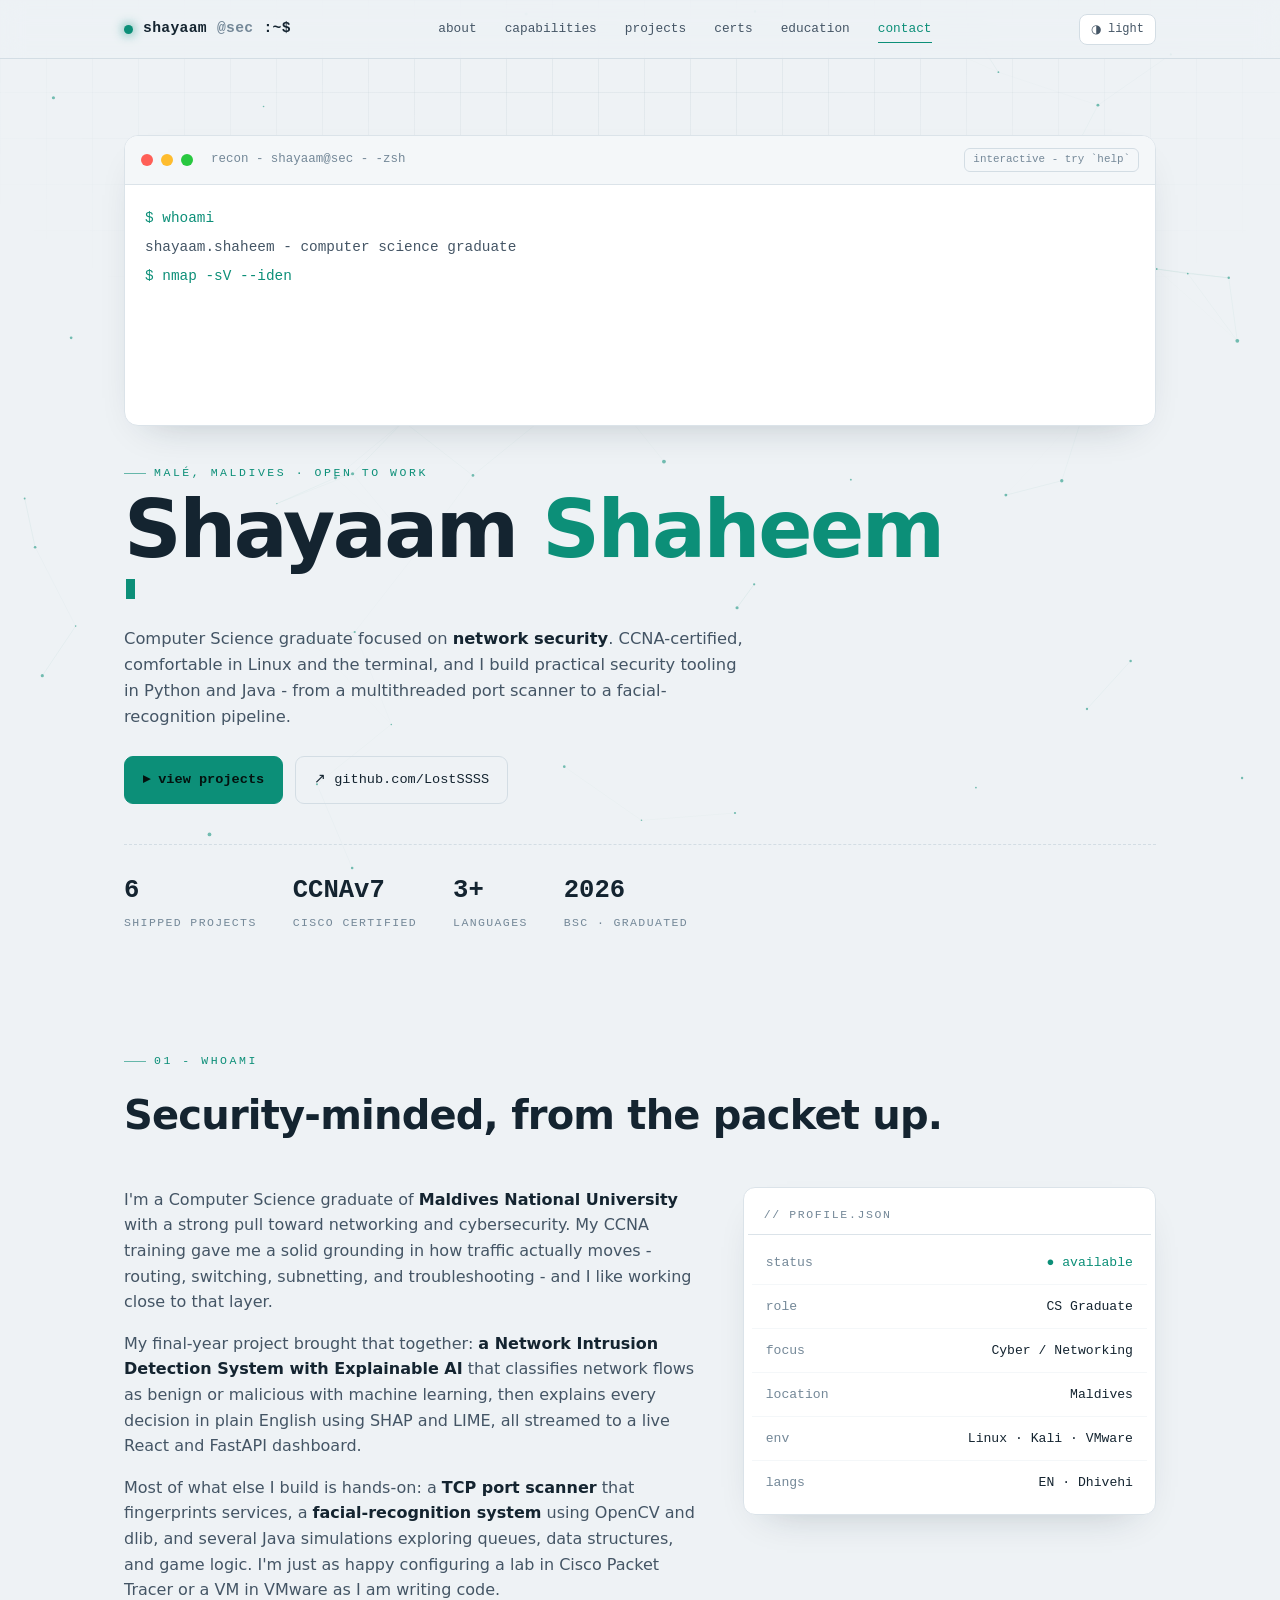
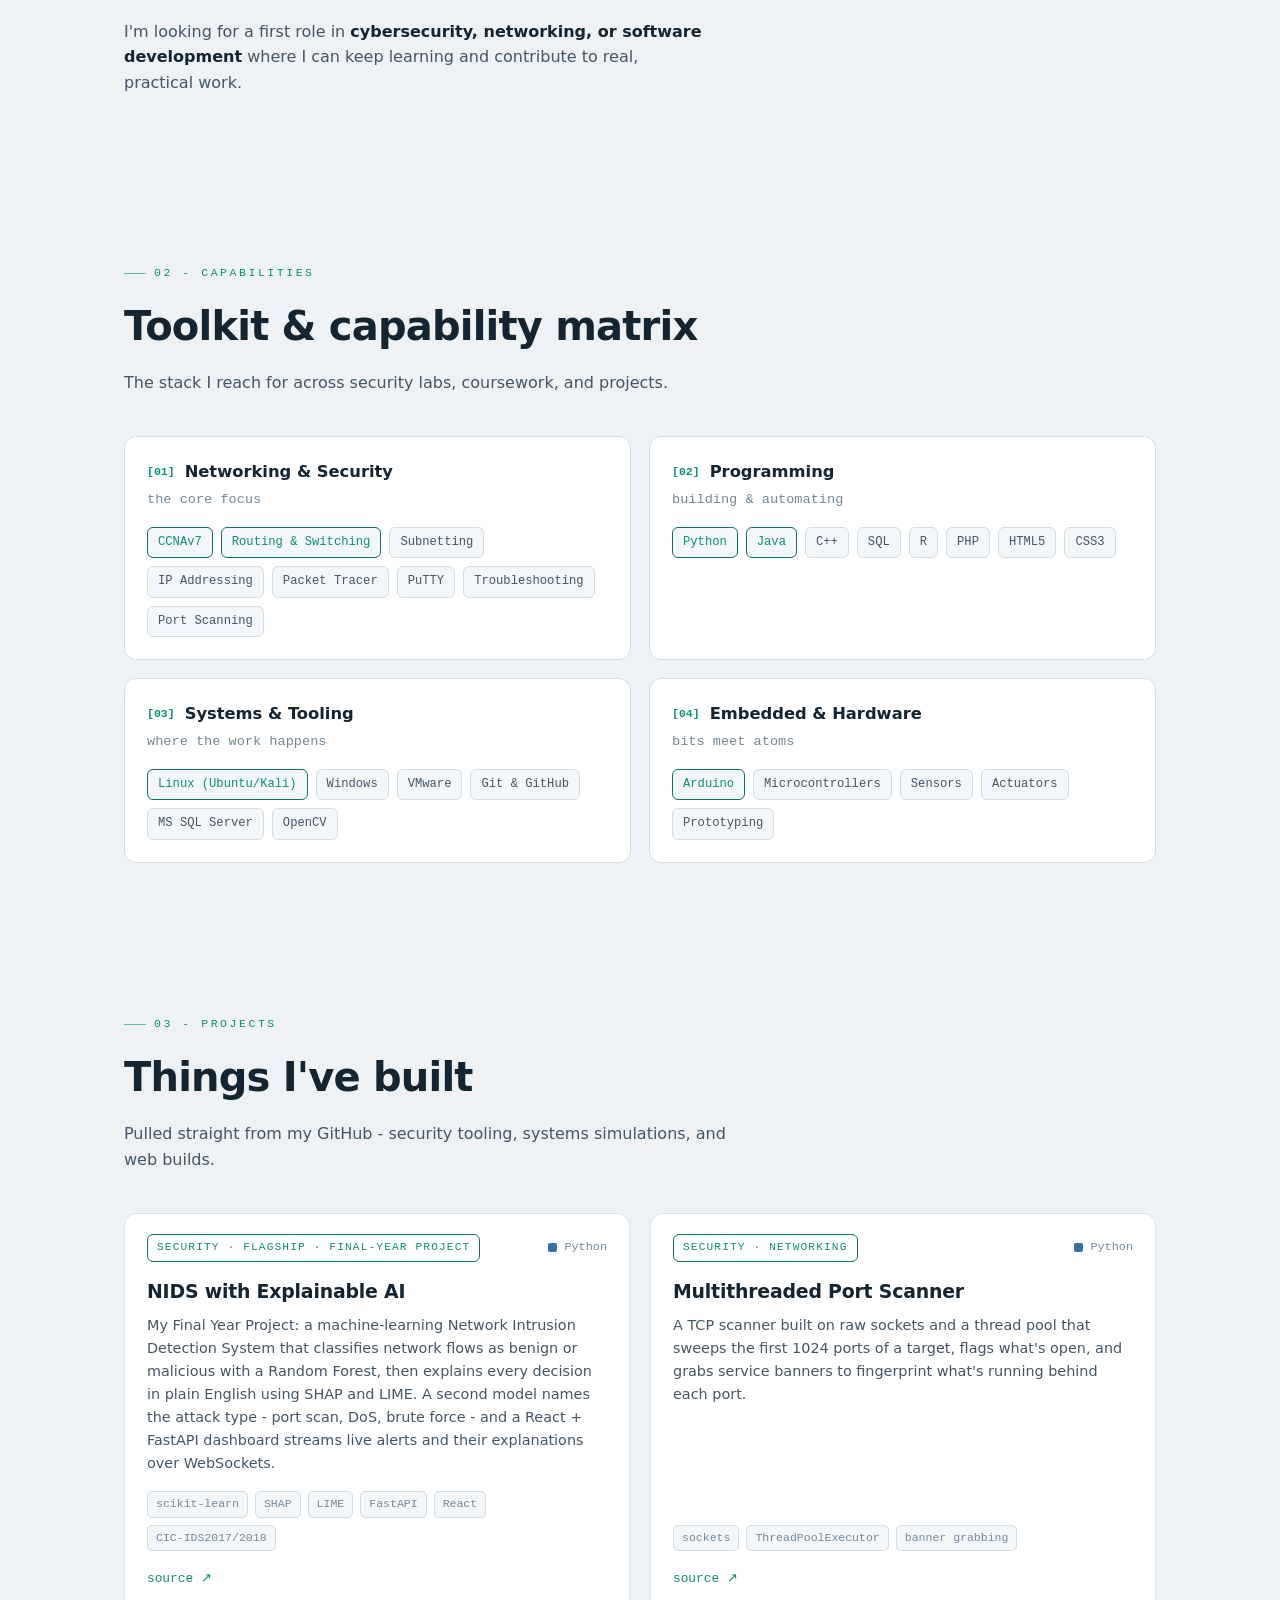
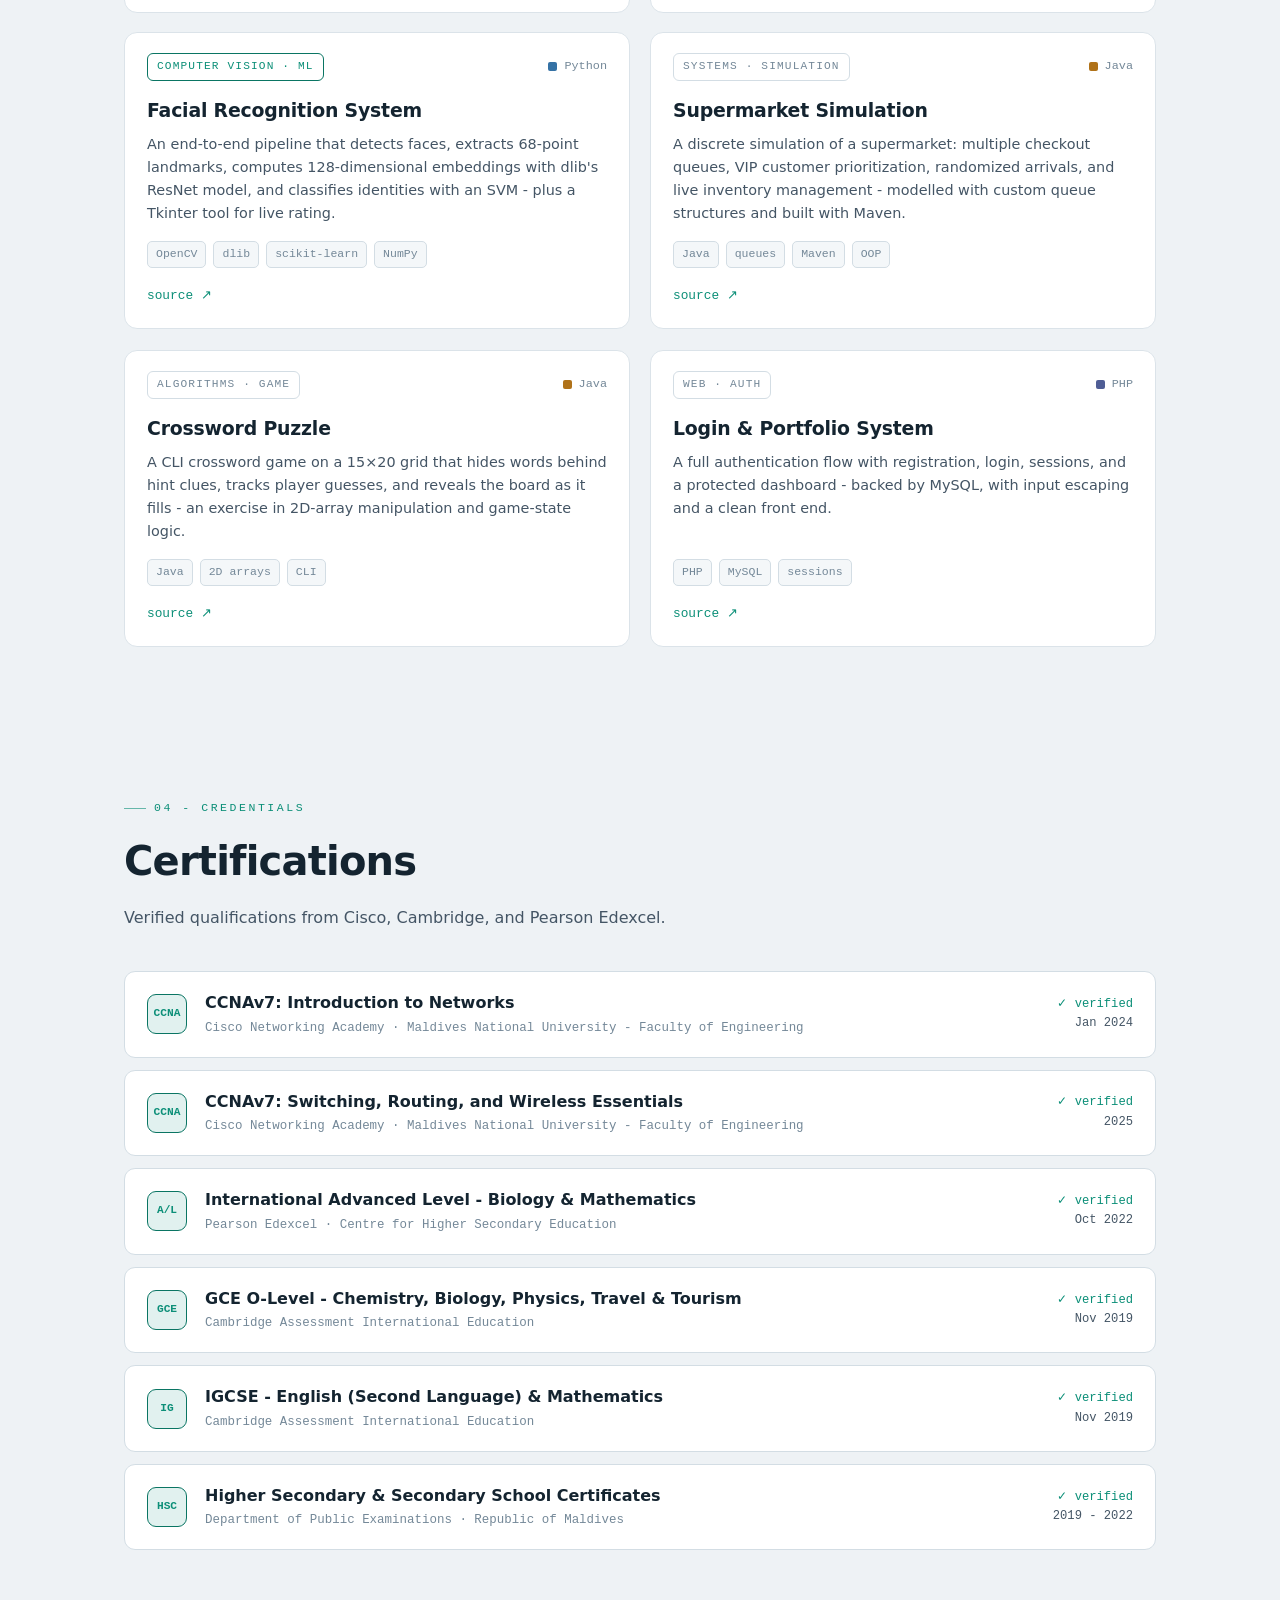
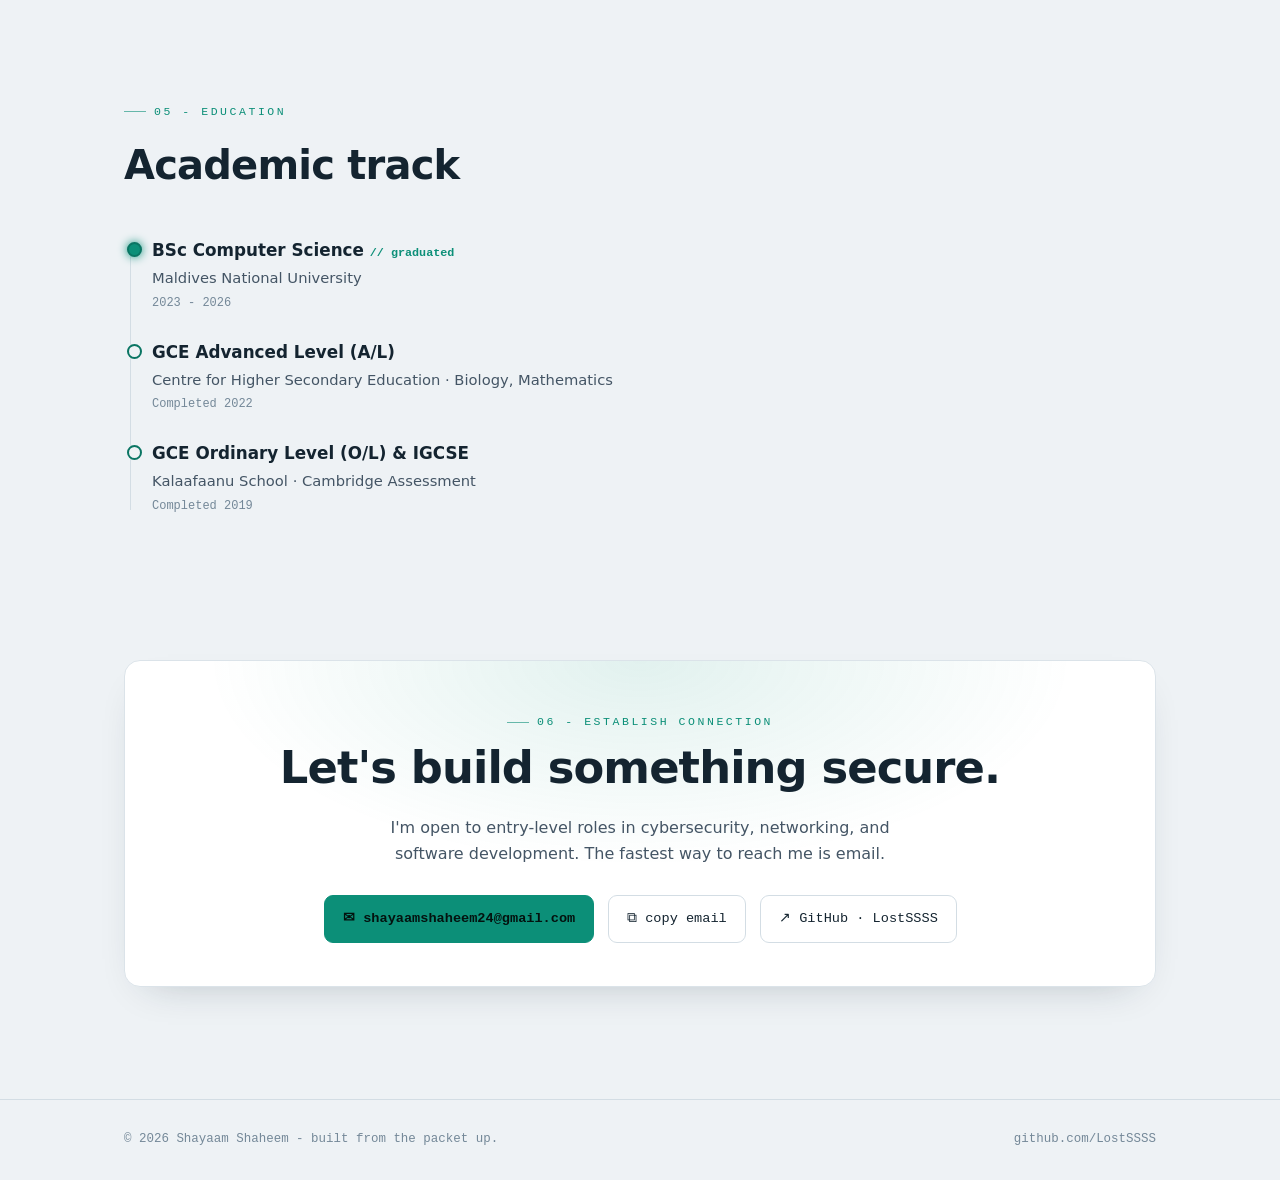
<file: index.html>
<!DOCTYPE html>
<html lang="en" data-theme="dark">
<head>
<meta charset="UTF-8" />
<meta name="viewport" content="width=device-width, initial-scale=1.0" />
<title>Shayaam Shaheem - Cybersecurity &amp; Networking</title>
<meta name="description" content="Portfolio of Shayaam Shaheem - cybersecurity and networking specialist, Computer Science graduate of Maldives National University. CCNA-certified. Python, Java, and security tooling." />
<meta name="author" content="Shayaam Shaheem" />
<meta property="og:title" content="Shayaam Shaheem - Cybersecurity &amp; Networking" />
<meta property="og:description" content="Cybersecurity & networking specialist. CCNA-certified CS graduate building security tools in Python & Java." />
<meta property="og:type" content="website" />
<link rel="stylesheet" href="css/styles.css" />
</head>
<body>
<div id="progress" aria-hidden="true"></div>
<canvas id="bg-canvas" aria-hidden="true"></canvas>
<div class="grid-overlay" aria-hidden="true"></div>
<div id="cursor-glow" aria-hidden="true"></div>

<header class="nav">
  <div class="nav-inner">
    <div class="brand"><span class="dot"></span>shayaam<span class="muted">@sec</span>:~$</div>
    <nav class="nav-links" id="navLinks" aria-label="Primary">
      <a href="#about">about</a>
      <a href="#skills">capabilities</a>
      <a href="#projects">projects</a>
      <a href="#certs">certs</a>
      <a href="#education">education</a>
      <a href="#contact">contact</a>
    </nav>
    <div class="nav-right">
      <button class="theme-btn" id="themeBtn" aria-label="Toggle color theme">
        <span id="themeIcon">◐</span><span id="themeLabel">theme</span>
      </button>
      <button class="nav-burger" id="navBurger" aria-label="Open menu" aria-expanded="false" aria-controls="navLinks">☰</button>
    </div>
  </div>
</header>

<main>
<!-- ================= HERO ================= -->
<section class="hero">
  <div class="wrap">
    <div class="term" id="termBox">
      <div class="term-bar">
        <span class="tb r"></span><span class="tb y"></span><span class="tb g"></span>
        <span class="path">recon - shayaam@sec - -zsh</span>
        <span class="hint">interactive - try `help`</span>
      </div>
      <div class="term-body" id="term" aria-live="polite"></div>
    </div>

    <div class="hero-id">
      <span class="eyebrow" style="margin-bottom:6px;">Malé, Maldives · Open to work</span>
      <h1><span class="glitch">Shayaam</span> <span class="accent glitch">Shaheem</span></h1>
      <div class="hero-role"><span id="role"></span><span class="cursor" aria-hidden="true"></span></div>
      <p class="hero-blurb">Computer Science graduate focused on <strong style="color:var(--ink)">network security</strong>. CCNA-certified, comfortable in Linux and the terminal, and I build practical security tooling in Python and Java - from a multithreaded port scanner to a facial-recognition pipeline.</p>
      <div class="hero-cta">
        <a class="btn primary magnetic" href="#projects">▸ view projects</a>
        <a class="btn ghost magnetic" href="https://github.com/LostSSSS" target="_blank" rel="noopener">↗ github.com/LostSSSS</a>
      </div>
      <div class="stat-row">
        <div class="stat"><span class="n" data-count="6">0</span><span class="l">shipped projects</span></div>
        <div class="stat"><span class="n">CCNAv7</span><span class="l">cisco certified</span></div>
        <div class="stat"><span class="n" data-count="3" data-suffix="+">0</span><span class="l">languages</span></div>
        <div class="stat"><span class="n" data-count="2026" data-from="1990">1990</span><span class="l">bsc · graduated</span></div>
      </div>
    </div>
  </div>
</section>

<!-- ================= ABOUT ================= -->
<section class="block" id="about">
  <div class="wrap">
    <div class="sec-head reveal">
      <span class="eyebrow">01 - whoami</span>
      <h2>Security-minded, from the packet up.</h2>
    </div>
    <div class="about-grid">
      <div class="reveal">
        <p>I'm a Computer Science graduate of <strong>Maldives National University</strong> with a strong pull toward networking and cybersecurity. My CCNA training gave me a solid grounding in how traffic actually moves - routing, switching, subnetting, and troubleshooting - and I like working close to that layer.</p>
        <p>My final-year project brought that together: <strong>a Network Intrusion Detection System with Explainable AI</strong> that classifies network flows as benign or malicious with machine learning, then explains every decision in plain English using SHAP and LIME, all streamed to a live React and FastAPI dashboard.</p>
        <p>Most of what else I build is hands-on: a <strong>TCP port scanner</strong> that fingerprints services, a <strong>facial-recognition system</strong> using OpenCV and dlib, and several Java simulations exploring queues, data structures, and game logic. I'm just as happy configuring a lab in Cisco Packet Tracer or a VM in VMware as I am writing code.</p>
        <p>I'm looking for a first role in <strong>cybersecurity, networking, or software development</strong> where I can keep learning and contribute to real, practical work.</p>
      </div>
      <aside class="id-card reveal" aria-label="Profile summary">
        <div class="id-head">// profile.json</div>
        <div class="id-rows">
          <div class="id-row"><span class="k">status</span><span class="v"><span class="live">● available</span></span></div>
          <div class="id-row"><span class="k">role</span><span class="v">CS Graduate</span></div>
          <div class="id-row"><span class="k">focus</span><span class="v">Cyber / Networking</span></div>
          <div class="id-row"><span class="k">location</span><span class="v">Maldives</span></div>
          <div class="id-row"><span class="k">env</span><span class="v">Linux · Kali · VMware</span></div>
          <div class="id-row"><span class="k">langs</span><span class="v">EN · Dhivehi</span></div>
        </div>
      </aside>
    </div>
  </div>
</section>

<!-- ================= CAPABILITIES ================= -->
<section class="block" id="skills">
  <div class="wrap">
    <div class="sec-head reveal">
      <span class="eyebrow">02 - capabilities</span>
      <h2>Toolkit &amp; capability matrix</h2>
      <p>The stack I reach for across security labs, coursework, and projects.</p>
    </div>
    <div class="cap-grid">
      <div class="cap reveal">
        <h3><span class="idx">[01]</span> Networking &amp; Security</h3>
        <p class="desc">the core focus</p>
        <div class="chips">
          <span class="chip hi">CCNAv7</span><span class="chip hi">Routing &amp; Switching</span>
          <span class="chip">Subnetting</span><span class="chip">IP Addressing</span>
          <span class="chip">Packet Tracer</span><span class="chip">PuTTY</span>
          <span class="chip">Troubleshooting</span><span class="chip">Port Scanning</span>
        </div>
      </div>
      <div class="cap reveal">
        <h3><span class="idx">[02]</span> Programming</h3>
        <p class="desc">building &amp; automating</p>
        <div class="chips">
          <span class="chip hi">Python</span><span class="chip hi">Java</span>
          <span class="chip">C++</span><span class="chip">SQL</span>
          <span class="chip">R</span><span class="chip">PHP</span>
          <span class="chip">HTML5</span><span class="chip">CSS3</span>
        </div>
      </div>
      <div class="cap reveal">
        <h3><span class="idx">[03]</span> Systems &amp; Tooling</h3>
        <p class="desc">where the work happens</p>
        <div class="chips">
          <span class="chip hi">Linux (Ubuntu/Kali)</span><span class="chip">Windows</span>
          <span class="chip">VMware</span><span class="chip">Git &amp; GitHub</span>
          <span class="chip">MS SQL Server</span><span class="chip">OpenCV</span>
        </div>
      </div>
      <div class="cap reveal">
        <h3><span class="idx">[04]</span> Embedded &amp; Hardware</h3>
        <p class="desc">bits meet atoms</p>
        <div class="chips">
          <span class="chip hi">Arduino</span><span class="chip">Microcontrollers</span>
          <span class="chip">Sensors</span><span class="chip">Actuators</span>
          <span class="chip">Prototyping</span>
        </div>
      </div>
    </div>
  </div>
</section>

<!-- ================= PROJECTS ================= -->
<section class="block" id="projects">
  <div class="wrap">
    <div class="sec-head reveal">
      <span class="eyebrow">03 - projects</span>
      <h2>Things I've built</h2>
      <p>Pulled straight from my GitHub - security tooling, systems simulations, and web builds.</p>
    </div>
    <div class="proj-grid">

      <article class="proj reveal">
        <div class="proj-top">
          <span class="proj-tag sec">security · flagship · final-year project</span>
          <span class="proj-lang"><span class="sw" style="background:#3572A5"></span>Python</span>
        </div>
        <div class="proj-body">
          <h3>NIDS with Explainable AI</h3>
          <p>My Final Year Project: a machine-learning Network Intrusion Detection System that classifies network flows as benign or malicious with a Random Forest, then explains every decision in plain English using SHAP and LIME. A second model names the attack type - port scan, DoS, brute force - and a React + FastAPI dashboard streams live alerts and their explanations over WebSockets.</p>
          <div class="proj-stack"><span>scikit-learn</span><span>SHAP</span><span>LIME</span><span>FastAPI</span><span>React</span><span>CIC-IDS2017/2018</span></div>
          <div class="proj-links"><a href="https://github.com/LostSSSS/FYP" target="_blank" rel="noopener">source ↗</a></div>
        </div>
      </article>

      <article class="proj reveal">
        <div class="proj-top">
          <span class="proj-tag sec">security · networking</span>
          <span class="proj-lang"><span class="sw" style="background:#3572A5"></span>Python</span>
        </div>
        <div class="proj-body">
          <h3>Multithreaded Port Scanner</h3>
          <p>A TCP scanner built on raw sockets and a thread pool that sweeps the first 1024 ports of a target, flags what's open, and grabs service banners to fingerprint what's running behind each port.</p>
          <div class="proj-stack"><span>sockets</span><span>ThreadPoolExecutor</span><span>banner grabbing</span></div>
          <div class="proj-links"><a href="https://github.com/LostSSSS/Port-Scanner" target="_blank" rel="noopener">source ↗</a></div>
        </div>
      </article>

      <article class="proj reveal">
        <div class="proj-top">
          <span class="proj-tag sec">computer vision · ML</span>
          <span class="proj-lang"><span class="sw" style="background:#3572A5"></span>Python</span>
        </div>
        <div class="proj-body">
          <h3>Facial Recognition System</h3>
          <p>An end-to-end pipeline that detects faces, extracts 68-point landmarks, computes 128-dimensional embeddings with dlib's ResNet model, and classifies identities with an SVM - plus a Tkinter tool for live rating.</p>
          <div class="proj-stack"><span>OpenCV</span><span>dlib</span><span>scikit-learn</span><span>NumPy</span></div>
          <div class="proj-links"><a href="https://github.com/LostSSSS/Facial_recognition_project" target="_blank" rel="noopener">source ↗</a></div>
        </div>
      </article>

      <article class="proj reveal">
        <div class="proj-top">
          <span class="proj-tag">systems · simulation</span>
          <span class="proj-lang"><span class="sw" style="background:#b07219"></span>Java</span>
        </div>
        <div class="proj-body">
          <h3>Supermarket Simulation</h3>
          <p>A discrete simulation of a supermarket: multiple checkout queues, VIP customer prioritization, randomized arrivals, and live inventory management - modelled with custom queue structures and built with Maven.</p>
          <div class="proj-stack"><span>Java</span><span>queues</span><span>Maven</span><span>OOP</span></div>
          <div class="proj-links"><a href="https://github.com/LostSSSS/SupermarketSimulation" target="_blank" rel="noopener">source ↗</a></div>
        </div>
      </article>

      <article class="proj reveal">
        <div class="proj-top">
          <span class="proj-tag">algorithms · game</span>
          <span class="proj-lang"><span class="sw" style="background:#b07219"></span>Java</span>
        </div>
        <div class="proj-body">
          <h3>Crossword Puzzle</h3>
          <p>A CLI crossword game on a 15×20 grid that hides words behind hint clues, tracks player guesses, and reveals the board as it fills - an exercise in 2D-array manipulation and game-state logic.</p>
          <div class="proj-stack"><span>Java</span><span>2D arrays</span><span>CLI</span></div>
          <div class="proj-links"><a href="https://github.com/LostSSSS/CrosswordPuzzle" target="_blank" rel="noopener">source ↗</a></div>
        </div>
      </article>

      <article class="proj reveal">
        <div class="proj-top">
          <span class="proj-tag">web · auth</span>
          <span class="proj-lang"><span class="sw" style="background:#4F5D95"></span>PHP</span>
        </div>
        <div class="proj-body">
          <h3>Login &amp; Portfolio System</h3>
          <p>A full authentication flow with registration, login, sessions, and a protected dashboard - backed by MySQL, with input escaping and a clean front end.</p>
          <div class="proj-stack"><span>PHP</span><span>MySQL</span><span>sessions</span></div>
          <div class="proj-links"><a href="https://github.com/LostSSSS/Login-page-with-a-portfolio" target="_blank" rel="noopener">source ↗</a></div>
        </div>
      </article>

    </div>
  </div>
</section>

<!-- ================= CERTS ================= -->
<section class="block" id="certs">
  <div class="wrap">
    <div class="sec-head reveal">
      <span class="eyebrow">04 - credentials</span>
      <h2>Certifications</h2>
      <p>Verified qualifications from Cisco, Cambridge, and Pearson Edexcel.</p>
    </div>
    <div class="cert-list">
      <div class="cert reveal">
        <div class="seal">CCNA</div>
        <div class="info">
          <h3>CCNAv7: Introduction to Networks</h3>
          <p>Cisco Networking Academy · Maldives National University - Faculty of Engineering</p>
        </div>
        <div class="meta"><span class="verified">✓ verified</span><br>Jan 2024</div>
      </div>
      <div class="cert reveal">
        <div class="seal">CCNA</div>
        <div class="info">
          <h3>CCNAv7: Switching, Routing, and Wireless Essentials</h3>
          <p>Cisco Networking Academy · Maldives National University - Faculty of Engineering</p>
        </div>
        <div class="meta"><span class="verified">✓ verified</span><br>2025</div>
      </div>
      <div class="cert reveal">
        <div class="seal">A/L</div>
        <div class="info">
          <h3>International Advanced Level - Biology &amp; Mathematics</h3>
          <p>Pearson Edexcel · Centre for Higher Secondary Education</p>
        </div>
        <div class="meta"><span class="verified">✓ verified</span><br>Oct 2022</div>
      </div>
      <div class="cert reveal">
        <div class="seal">GCE</div>
        <div class="info">
          <h3>GCE O-Level - Chemistry, Biology, Physics, Travel &amp; Tourism</h3>
          <p>Cambridge Assessment International Education</p>
        </div>
        <div class="meta"><span class="verified">✓ verified</span><br>Nov 2019</div>
      </div>
      <div class="cert reveal">
        <div class="seal">IG</div>
        <div class="info">
          <h3>IGCSE - English (Second Language) &amp; Mathematics</h3>
          <p>Cambridge Assessment International Education</p>
        </div>
        <div class="meta"><span class="verified">✓ verified</span><br>Nov 2019</div>
      </div>
      <div class="cert reveal">
        <div class="seal">HSC</div>
        <div class="info">
          <h3>Higher Secondary &amp; Secondary School Certificates</h3>
          <p>Department of Public Examinations · Republic of Maldives</p>
        </div>
        <div class="meta"><span class="verified">✓ verified</span><br>2019 - 2022</div>
      </div>
    </div>
  </div>
</section>

<!-- ================= EDUCATION ================= -->
<section class="block" id="education">
  <div class="wrap">
    <div class="sec-head reveal">
      <span class="eyebrow">05 - education</span>
      <h2>Academic track</h2>
    </div>
    <div class="edu-line reveal">
      <div class="edu-item now">
        <h3>BSc Computer Science <span style="color:var(--accent);font-family:var(--mono);font-size:.7em;">// graduated</span></h3>
        <div class="org">Maldives National University</div>
        <div class="when">2023 - 2026</div>
      </div>
      <div class="edu-item">
        <h3>GCE Advanced Level (A/L)</h3>
        <div class="org">Centre for Higher Secondary Education · Biology, Mathematics</div>
        <div class="when">Completed 2022</div>
      </div>
      <div class="edu-item">
        <h3>GCE Ordinary Level (O/L) &amp; IGCSE</h3>
        <div class="org">Kalaafaanu School · Cambridge Assessment</div>
        <div class="when">Completed 2019</div>
      </div>
    </div>
  </div>
</section>

<!-- ================= CONTACT ================= -->
<section class="block" id="contact">
  <div class="wrap">
    <div class="contact-card reveal">
      <span class="eyebrow" style="justify-content:center;">06 - establish connection</span>
      <h2>Let's build something secure.</h2>
      <p>I'm open to entry-level roles in cybersecurity, networking, and software development. The fastest way to reach me is email.</p>
      <div class="contact-links">
        <a class="btn primary magnetic" href="mailto:shayaamshaheem24@gmail.com">✉ shayaamshaheem24@gmail.com</a>
        <button class="btn ghost magnetic" id="copyEmail" type="button">⧉ copy email</button>
        <a class="btn ghost magnetic" href="https://github.com/LostSSSS" target="_blank" rel="noopener">↗ GitHub · LostSSSS</a>
      </div>
    </div>
  </div>
</section>
</main>

<footer>
  <div class="wrap foot-inner">
    <span>© <span id="year"></span> Shayaam Shaheem - built from the packet up.</span>
    <span><a href="https://github.com/LostSSSS" target="_blank" rel="noopener">github.com/LostSSSS</a></span>
  </div>
</footer>

<button id="toTop" aria-label="Back to top">↑</button>

<script src="js/main.js" defer></script>
</body>
</html>
</file>
<file: css/styles.css>
/* ============================================================
   TOKENS - dark (default): a terminal screen.
   Light: a cool blueprint / security-report paper.
   ============================================================ */
:root {
  --bg:            #080b11;
  --bg-grid:       rgba(67, 224, 196, 0.05);
  --surface:       #0f1620;
  --surface-2:     #131c28;
  --surface-line:  #1f2b3a;
  --line:          #223042;
  --ink:           #e7eef6;
  --ink-soft:      #9fb0c3;
  --ink-faint:     #64788e;
  --accent:        #43e0c4;
  --accent-dim:    #2aa892;
  --accent-glow:   rgba(67, 224, 196, 0.16);
  --amber:         #f5b451;
  --danger:        #ff6b6b;
  --sel:           rgba(67, 224, 196, 0.28);
  --shadow:        0 18px 50px -24px rgba(0,0,0,0.85);
  --mono: ui-monospace, "JetBrains Mono", "SF Mono", "Cascadia Code", Menlo, Consolas, monospace;
  --sans: "Inter", system-ui, -apple-system, "Segoe UI", Roboto, Helvetica, Arial, sans-serif;
  --maxw: 1080px;
}
@media (prefers-color-scheme: light) {
  :root {
    --bg:            #eef2f5;
    --bg-grid:       rgba(20, 70, 90, 0.05);
    --surface:       #ffffff;
    --surface-2:     #f4f7f9;
    --surface-line:  #dbe3e9;
    --line:          #d3dde4;
    --ink:           #142430;
    --ink-soft:      #445565;
    --ink-faint:     #748898;
    --accent:        #0c8f78;
    --accent-dim:    #0a7563;
    --accent-glow:   rgba(12, 143, 120, 0.12);
    --amber:         #b9781a;
    --danger:        #c23b3b;
    --sel:           rgba(12, 143, 120, 0.18);
    --shadow:        0 16px 40px -24px rgba(20,40,55,0.30);
  }
}
:root[data-theme="dark"] {
  --bg:#080b11; --bg-grid:rgba(67,224,196,0.05); --surface:#0f1620; --surface-2:#131c28;
  --surface-line:#1f2b3a; --line:#223042; --ink:#e7eef6; --ink-soft:#9fb0c3; --ink-faint:#64788e;
  --accent:#43e0c4; --accent-dim:#2aa892; --accent-glow:rgba(67,224,196,0.16); --amber:#f5b451;
  --danger:#ff6b6b; --sel:rgba(67,224,196,0.28); --shadow:0 18px 50px -24px rgba(0,0,0,0.85);
}
:root[data-theme="light"] {
  --bg:#eef2f5; --bg-grid:rgba(20,70,90,0.05); --surface:#ffffff; --surface-2:#f4f7f9;
  --surface-line:#dbe3e9; --line:#d3dde4; --ink:#142430; --ink-soft:#445565; --ink-faint:#748898;
  --accent:#0c8f78; --accent-dim:#0a7563; --accent-glow:rgba(12,143,120,0.12); --amber:#b9781a;
  --danger:#c23b3b; --sel:rgba(12,143,120,0.18); --shadow:0 16px 40px -24px rgba(20,40,55,0.30);
}

* { box-sizing: border-box; }
html { scroll-behavior: smooth; }
@media (prefers-reduced-motion: reduce) { html { scroll-behavior: auto; } }
body {
  margin: 0;
  background: var(--bg);
  color: var(--ink);
  font-family: var(--sans);
  line-height: 1.6;
  -webkit-font-smoothing: antialiased;
  text-rendering: optimizeLegibility;
  overflow-x: hidden;
  transition: background .35s ease, color .35s ease;
}
::selection { background: var(--sel); color: var(--ink); }
a { color: inherit; text-decoration: none; }
img { max-width: 100%; }

#bg-canvas { position: fixed; inset: 0; z-index: 0; pointer-events: none; }
.grid-overlay {
  position: fixed; inset: 0; z-index: 0; pointer-events: none;
  background-image:
    linear-gradient(var(--bg-grid) 1px, transparent 1px),
    linear-gradient(90deg, var(--bg-grid) 1px, transparent 1px);
  background-size: 46px 46px;
  mask-image: radial-gradient(ellipse 80% 60% at 50% 0%, #000 20%, transparent 75%);
}
#cursor-glow {
  position: fixed; z-index: 0; pointer-events: none;
  width: 520px; height: 520px; border-radius: 50%;
  background: radial-gradient(circle, var(--accent-glow) 0%, transparent 65%);
  transform: translate(-50%, -50%);
  opacity: 0; transition: opacity .5s ease;
}
.wrap { position: relative; z-index: 1; max-width: var(--maxw); margin: 0 auto; padding: 0 24px; }

/* ---------- scroll progress ---------- */
#progress {
  position: fixed; top: 0; left: 0; height: 2px; width: 0%;
  background: linear-gradient(90deg, var(--accent-dim), var(--accent));
  z-index: 60; box-shadow: 0 0 10px var(--accent-glow);
}

/* ---------- eyebrow / labels ---------- */
.eyebrow {
  font-family: var(--mono);
  font-size: 0.72rem;
  letter-spacing: 0.22em;
  text-transform: uppercase;
  color: var(--accent);
  display: inline-flex; align-items: center; gap: 8px;
}
.eyebrow::before { content: ""; width: 22px; height: 1px; background: var(--accent); opacity: 0.6; }

/* ============================================================ NAV */
header.nav {
  position: sticky; top: 0; z-index: 50;
  backdrop-filter: blur(12px);
  background: color-mix(in srgb, var(--bg) 72%, transparent);
  border-bottom: 1px solid var(--line);
}
.nav-inner {
  max-width: var(--maxw); margin: 0 auto; padding: 12px 24px;
  display: flex; align-items: center; justify-content: space-between; gap: 16px;
}
.brand { font-family: var(--mono); font-weight: 700; font-size: 0.92rem; letter-spacing: 0.02em; display:flex; align-items:center; gap:10px; white-space: nowrap; }
.brand .dot { width: 9px; height: 9px; border-radius: 50%; background: var(--accent); box-shadow: 0 0 12px var(--accent); animation: pulse 2.4s ease-in-out infinite; }
@keyframes pulse { 0%,100%{opacity:1;transform:scale(1);} 50%{opacity:.45;transform:scale(.8);} }
@media (prefers-reduced-motion: reduce){ .brand .dot{ animation:none; } }
.brand .muted { color: var(--ink-faint); }
.nav-links { display: flex; gap: 4px; align-items: center; font-family: var(--mono); font-size: 0.8rem; }
.nav-links a {
  color: var(--ink-soft); padding: 7px 12px; border-radius: 7px;
  transition: color .18s, background .18s; position: relative;
}
.nav-links a:hover { color: var(--ink); background: var(--surface-2); }
.nav-links a.active { color: var(--accent); }
.nav-links a.active::after {
  content: ""; position: absolute; left: 12px; right: 12px; bottom: 3px; height: 1px; background: var(--accent);
}
.nav-right { display: flex; align-items: center; gap: 8px; }
.theme-btn, .nav-burger {
  font-family: var(--mono); font-size: 0.75rem; color: var(--ink-soft);
  background: var(--surface); border: 1px solid var(--line); border-radius: 8px;
  padding: 7px 11px; cursor: pointer; display: inline-flex; align-items: center; gap: 7px;
  transition: border-color .18s, color .18s;
}
.theme-btn:hover, .nav-burger:hover { color: var(--ink); border-color: var(--accent-dim); }
.nav-burger { display: none; font-size: 1rem; line-height: 1; padding: 6px 10px; }
@media (max-width: 800px) {
  .nav-links {
    display: none;
    position: absolute; top: 100%; left: 0; right: 0;
    flex-direction: column; align-items: stretch; gap: 2px;
    background: color-mix(in srgb, var(--bg) 92%, transparent);
    backdrop-filter: blur(14px);
    border-bottom: 1px solid var(--line);
    padding: 10px 16px 14px;
  }
  .nav-links a { padding: 12px 14px; font-size: 0.9rem; }
  .nav-links a.active::after { display: none; }
  .nav-links.open { display: flex; animation: slideDown .22s ease both; }
  @keyframes slideDown { from { opacity: 0; transform: translateY(-8px); } to { opacity: 1; transform: none; } }
  @media (prefers-reduced-motion: reduce){ .nav-links.open { animation: none; } }
  .nav-burger { display: inline-flex; }
}

/* ============================================================ HERO */
.hero { padding: clamp(40px, 8vw, 76px) 0 40px; }
.term {
  border: 1px solid var(--surface-line); border-radius: 14px; overflow: hidden;
  background: var(--surface); box-shadow: var(--shadow);
}
.term-bar {
  display: flex; align-items: center; gap: 8px; padding: 12px 16px;
  border-bottom: 1px solid var(--surface-line); background: var(--surface-2);
}
.term-bar .tb { width: 12px; height: 12px; border-radius: 50%; background: var(--line); flex: none; }
.term-bar .tb.r { background: #ff5f57; } .term-bar .tb.y { background: #febc2e; } .term-bar .tb.g { background: #28c840; }
.term-bar .path { margin-left: 10px; font-family: var(--mono); font-size: 0.78rem; color: var(--ink-faint); overflow: hidden; text-overflow: ellipsis; white-space: nowrap; }
.term-bar .hint { margin-left: auto; font-family: var(--mono); font-size: 0.68rem; color: var(--ink-faint); border: 1px solid var(--line); border-radius: 6px; padding: 2px 8px; white-space: nowrap; }
.term-body {
  padding: 22px 20px 24px; font-family: var(--mono);
  font-size: clamp(0.72rem, 2.4vw, 0.9rem);
  min-height: 240px; cursor: text;
}
.term-body .line { margin: 0 0 6px; color: var(--ink-soft); white-space: pre-wrap; word-break: break-word; }
.term-body .prompt { color: var(--accent); }
.term-body .flag { color: var(--amber); }
.term-body .err { color: var(--danger); }
.term-body .ok { color: var(--accent); }
.term-out { color: var(--ink); }
.term-body a { color: var(--accent); text-decoration: underline; text-underline-offset: 3px; }
.term-input-line { display: flex; align-items: baseline; gap: 8px; }
.term-input-line .ps1 { color: var(--accent); flex: none; }
#term-input {
  flex: 1; min-width: 40px; background: transparent; border: 0; outline: none;
  color: var(--ink); font: inherit; caret-color: var(--accent); padding: 0;
}

.hero-id { margin-top: 30px; }
.hero-id h1 {
  font-size: clamp(2.4rem, 9vw, 5rem); line-height: 1.02; margin: 0;
  letter-spacing: -0.03em; font-weight: 800; text-wrap: balance;
}
.hero-id h1 .accent { color: var(--accent); }
.glitch { position: relative; display: inline-block; }
@media (hover:hover) and (prefers-reduced-motion: no-preference) {
  .glitch:hover { animation: glitch .34s steps(2) 2; }
  @keyframes glitch {
    0% { text-shadow: 2px 0 var(--accent), -2px 0 var(--danger); transform: translateX(0); }
    25% { text-shadow: -3px 0 var(--accent), 3px 0 var(--danger); transform: translateX(1px); }
    50% { text-shadow: 2px 0 var(--danger), -2px 0 var(--accent); transform: translateX(-1px); }
    100% { text-shadow: none; transform: none; }
  }
}
.hero-role {
  font-family: var(--mono); font-size: clamp(0.9rem, 3vw, 1.15rem);
  color: var(--ink-soft); letter-spacing: 0.01em; margin-top: 8px; min-height: 1.6em;
}
.hero-role .cursor { display:inline-block; width:9px; height:1.1em; background:var(--accent); vertical-align:-2px; margin-left:2px; animation: blink 1s steps(1) infinite; }
@keyframes blink { 50% { opacity: 0; } }
@media (prefers-reduced-motion: reduce){ .hero-role .cursor{ animation:none; } }
.hero-blurb { max-width: 60ch; color: var(--ink-soft); margin: 18px 0 0; font-size: 1.02rem; }
.hero-cta { display: flex; flex-wrap: wrap; gap: 12px; margin-top: 26px; }
.btn {
  font-family: var(--mono); font-size: 0.85rem; padding: 12px 18px; border-radius: 9px;
  border: 1px solid var(--line); cursor: pointer;
  transition: box-shadow .18s, border-color .18s, color .18s, transform .12s ease-out;
  display: inline-flex; align-items: center; gap: 9px; will-change: transform;
}
.btn.primary { background: var(--accent); color: #04120f; border-color: var(--accent); font-weight: 600; }
.btn.primary:hover { box-shadow: 0 0 0 4px var(--accent-glow), 0 8px 24px -8px var(--accent-glow); }
.btn.ghost { background: transparent; color: var(--ink); }
.btn.ghost:hover { border-color: var(--accent-dim); color: var(--accent); }

.stat-row { display: flex; flex-wrap: wrap; gap: 24px 36px; margin-top: 40px; padding-top: 26px; border-top: 1px dashed var(--line); }
.stat { display: flex; flex-direction: column; gap: 2px; }
.stat .n { font-family: var(--mono); font-size: 1.6rem; font-weight: 700; color: var(--ink); font-variant-numeric: tabular-nums; }
.stat .l { font-family: var(--mono); font-size: 0.72rem; text-transform: uppercase; letter-spacing: 0.12em; color: var(--ink-faint); }

/* ============================================================ SECTIONS */
section.block { padding: clamp(48px, 9vw, 72px) 0; }
.sec-head { margin-bottom: clamp(26px, 5vw, 40px); }
.sec-head h2 {
  font-size: clamp(1.6rem, 5vw, 2.5rem); margin: 12px 0 0; letter-spacing: -0.02em;
  font-weight: 800; text-wrap: balance;
}
.sec-head p { color: var(--ink-soft); max-width: 62ch; margin: 12px 0 0; }

/* ---------- About ---------- */
.about-grid { display: grid; grid-template-columns: 1.4fr 1fr; gap: 40px; align-items: start; }
@media (max-width: 820px){ .about-grid { grid-template-columns: 1fr; gap: 28px; } }
.about-grid p { color: var(--ink-soft); margin: 0 0 16px; }
.about-grid p strong { color: var(--ink); font-weight: 600; }
.id-card {
  border: 1px solid var(--surface-line); border-radius: 12px; background: var(--surface);
  padding: 4px; box-shadow: var(--shadow);
}
.id-card .id-head { font-family: var(--mono); font-size: 0.72rem; letter-spacing: 0.14em; text-transform: uppercase; color: var(--ink-faint); padding: 14px 16px 10px; border-bottom: 1px solid var(--surface-line); }
.id-rows { padding: 6px 4px; }
.id-row { display: flex; justify-content: space-between; gap: 16px; padding: 11px 14px; font-family: var(--mono); font-size: 0.82rem; border-bottom: 1px solid var(--surface-2); }
.id-row:last-child { border-bottom: 0; }
.id-row .k { color: var(--ink-faint); }
.id-row .v { color: var(--ink); text-align: right; }
.id-row .v .live { color: var(--accent); }

/* ---------- Capabilities ---------- */
.cap-grid { display: grid; grid-template-columns: repeat(2, 1fr); gap: 18px; }
@media (max-width: 760px){ .cap-grid { grid-template-columns: 1fr; } }
.cap {
  border: 1px solid var(--line); border-radius: 12px; background: var(--surface);
  padding: 22px; transition: border-color .2s, transform .2s, box-shadow .2s;
}
.cap:hover { border-color: var(--accent-dim); transform: translateY(-3px); box-shadow: var(--shadow); }
.cap h3 { margin: 0 0 4px; font-size: 1.02rem; display: flex; align-items: center; gap: 10px; }
.cap h3 .idx { font-family: var(--mono); font-size: 0.72rem; color: var(--accent); }
.cap .desc { color: var(--ink-faint); font-size: 0.85rem; margin: 0 0 16px; font-family: var(--mono); }
.chips { display: flex; flex-wrap: wrap; gap: 8px; }
.chip {
  font-family: var(--mono); font-size: 0.76rem; padding: 5px 10px; border-radius: 6px;
  background: var(--surface-2); border: 1px solid var(--line); color: var(--ink-soft);
  transition: border-color .18s, color .18s, transform .18s;
}
.chip:hover { border-color: var(--accent-dim); color: var(--ink); transform: translateY(-1px); }
.chip.hi { color: var(--accent); border-color: var(--accent-dim); }

/* ---------- Projects ---------- */
.proj-grid { display: grid; grid-template-columns: repeat(2, 1fr); gap: 20px; perspective: 1200px; }
@media (max-width: 820px){ .proj-grid { grid-template-columns: 1fr; } }
.proj {
  border: 1px solid var(--surface-line); border-radius: 13px; background: var(--surface);
  overflow: hidden; display: flex; flex-direction: column;
  transition: border-color .2s, box-shadow .2s, transform .15s ease-out;
  position: relative; will-change: transform; transform-style: preserve-3d;
}
.proj::after {
  content: ""; position: absolute; inset: 0; pointer-events: none; opacity: 0;
  background: radial-gradient(600px circle at var(--mx, 50%) var(--my, 50%), var(--accent-glow), transparent 45%);
  transition: opacity .25s;
}
.proj:hover { border-color: var(--accent-dim); box-shadow: var(--shadow); }
.proj:hover::after { opacity: 1; }
.proj-top { padding: 20px 22px 0; display: flex; align-items: center; justify-content: space-between; gap: 12px; flex-wrap: wrap; }
.proj-tag { font-family: var(--mono); font-size: 0.7rem; letter-spacing: 0.1em; text-transform: uppercase; padding: 4px 9px; border-radius: 6px; border: 1px solid var(--line); color: var(--ink-faint); }
.proj-tag.sec { color: var(--accent); border-color: var(--accent-dim); }
.proj-lang { font-family: var(--mono); font-size: 0.74rem; color: var(--ink-faint); display: flex; align-items: center; gap: 7px; }
.proj-lang .sw { width: 9px; height: 9px; border-radius: 2px; }
.proj-body { padding: 14px 22px 22px; display: flex; flex-direction: column; flex: 1; }
.proj-body h3 { margin: 0 0 8px; font-size: 1.18rem; letter-spacing: -0.01em; }
.proj-body p { color: var(--ink-soft); font-size: 0.9rem; margin: 0 0 16px; flex: 1; }
.proj-stack { display: flex; flex-wrap: wrap; gap: 7px; margin-bottom: 18px; }
.proj-stack span { font-family: var(--mono); font-size: 0.72rem; color: var(--ink-faint); background: var(--surface-2); border: 1px solid var(--line); padding: 3px 8px; border-radius: 5px; }
.proj-links { display: flex; gap: 16px; font-family: var(--mono); font-size: 0.8rem; }
.proj-links a { color: var(--accent); display: inline-flex; align-items: center; gap: 6px; transition: gap .18s; }
.proj-links a:hover { gap: 10px; }

/* ---------- Certifications ---------- */
.cert-list { display: grid; grid-template-columns: 1fr; gap: 12px; }
.cert {
  display: grid; grid-template-columns: auto 1fr auto; align-items: center; gap: 18px;
  border: 1px solid var(--line); border-radius: 11px; background: var(--surface); padding: 18px 22px;
  transition: border-color .2s, transform .2s;
}
.cert:hover { border-color: var(--accent-dim); transform: translateX(4px); }
.cert .seal { width: 40px; height: 40px; border-radius: 9px; border: 1px solid var(--accent-dim); display: grid; place-items: center; color: var(--accent); font-family: var(--mono); font-size: 0.7rem; font-weight: 700; background: var(--accent-glow); flex: none; }
.cert .info h3 { margin: 0; font-size: 1rem; }
.cert .info p { margin: 3px 0 0; font-family: var(--mono); font-size: 0.78rem; color: var(--ink-faint); }
.cert .meta { text-align: right; font-family: var(--mono); font-size: 0.76rem; color: var(--ink-soft); white-space: nowrap; }
.cert .meta .verified { color: var(--accent); display: inline-flex; align-items: center; gap: 5px; }
@media (max-width: 620px){
  .cert { grid-template-columns: auto 1fr; }
  .cert .meta { grid-column: 2; text-align: left; margin-top: 6px; }
}

/* ---------- Education ---------- */
.edu-line { position: relative; padding-left: 28px; }
.edu-line::before { content:""; position:absolute; left:6px; top:6px; bottom:6px; width:1px; background: var(--line); }
.edu-item { position: relative; padding: 0 0 26px; }
.edu-item:last-child { padding-bottom: 0; }
.edu-item::before { content:""; position:absolute; left:-25px; top:5px; width:11px; height:11px; border-radius:50%; background: var(--bg); border: 2px solid var(--accent-dim); }
.edu-item.now::before { background: var(--accent); box-shadow: 0 0 10px var(--accent); }
.edu-item h3 { margin: 0; font-size: 1.05rem; }
.edu-item .org { color: var(--ink-soft); font-size: 0.92rem; margin-top: 2px; }
.edu-item .when { font-family: var(--mono); font-size: 0.75rem; color: var(--ink-faint); margin-top: 4px; }

/* ---------- Contact ---------- */
.contact-card {
  border: 1px solid var(--surface-line); border-radius: 16px; background: var(--surface);
  padding: clamp(28px, 6vw, 44px); text-align: center; box-shadow: var(--shadow);
  background-image: radial-gradient(ellipse 60% 90% at 50% 0%, var(--accent-glow), transparent 70%);
}
.contact-card h2 { font-size: clamp(1.7rem, 6vw, 2.8rem); margin: 0 0 12px; letter-spacing: -0.02em; text-wrap: balance; }
.contact-card p { color: var(--ink-soft); max-width: 52ch; margin: 0 auto 28px; }
.contact-links { display: flex; flex-wrap: wrap; gap: 14px; justify-content: center; }
.contact-links .btn { max-width: 100%; overflow-wrap: anywhere; }

/* ---------- Footer / misc ---------- */
footer { border-top: 1px solid var(--line); padding: 30px 0; margin-top: 40px; }
.foot-inner { display: flex; flex-wrap: wrap; justify-content: space-between; gap: 12px; font-family: var(--mono); font-size: 0.78rem; color: var(--ink-faint); }
.foot-inner a:hover { color: var(--accent); }

#toTop {
  position: fixed; right: 20px; bottom: 20px; z-index: 40;
  width: 44px; height: 44px; border-radius: 10px;
  border: 1px solid var(--line); background: var(--surface); color: var(--accent);
  font-family: var(--mono); font-size: 1rem; cursor: pointer;
  opacity: 0; pointer-events: none; transform: translateY(8px);
  transition: opacity .25s, transform .25s, border-color .18s;
}
#toTop.show { opacity: 1; pointer-events: auto; transform: none; }
#toTop:hover { border-color: var(--accent-dim); }

/* ---------- reveal ---------- */
.reveal { opacity: 0; transform: translateY(22px); transition: opacity .65s ease, transform .65s ease; transition-delay: var(--d, 0s); }
.reveal.in { opacity: 1; transform: none; }
@media (prefers-reduced-motion: reduce){ .reveal { opacity: 1; transform: none; transition: none; } }

:focus-visible { outline: 2px solid var(--accent); outline-offset: 3px; border-radius: 4px; }
</file>
